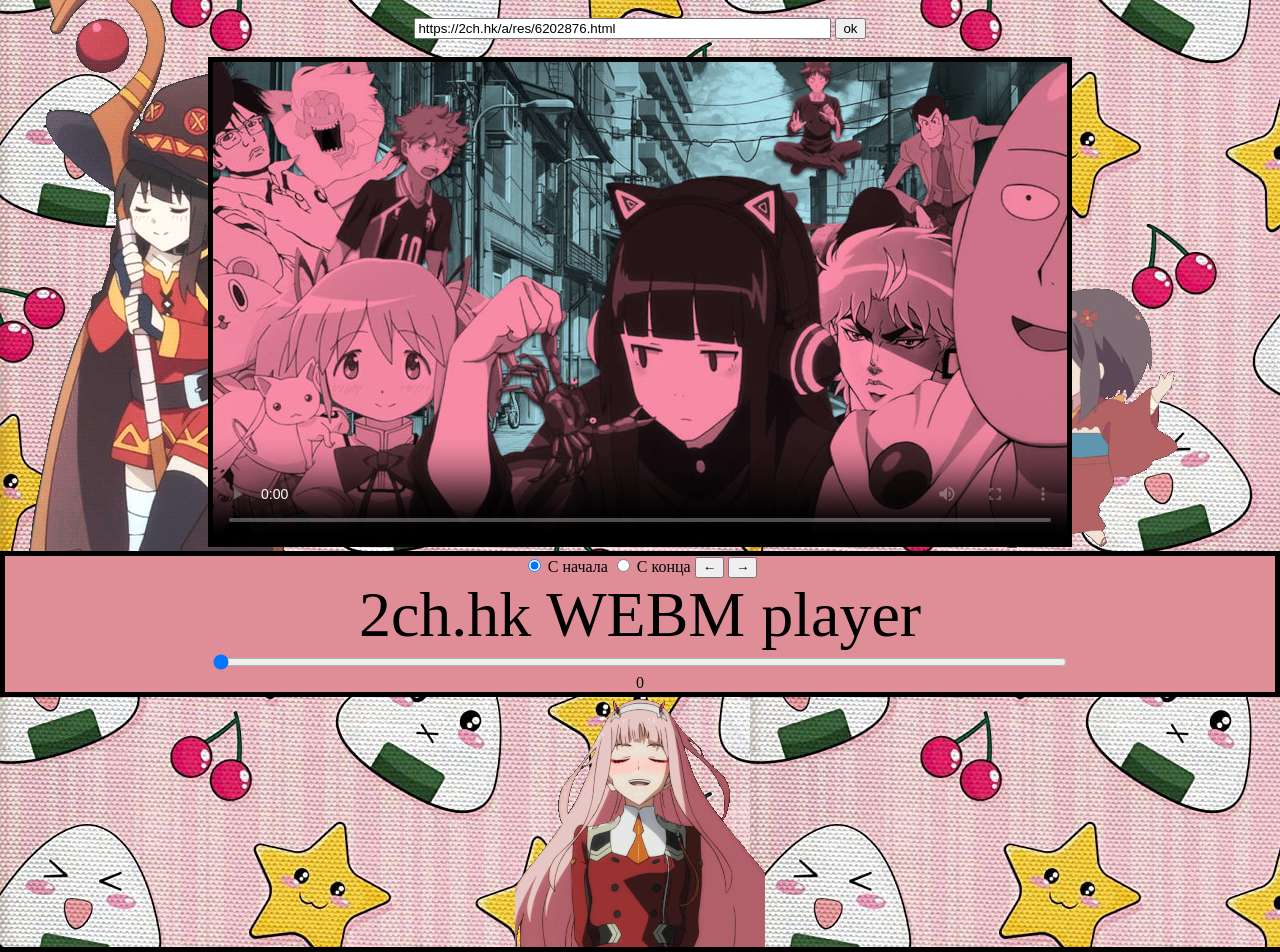
<file: index.html>
<!DOCTYPE html>
<html>
  <head>
    <meta charset="utf-8">
    <link rel="stylesheet" href="style.css">
    <link rel="icon" href="img/icon.png">
    <title>WEBM player</title>
  </head>
  <body>
    <center id="player">
      <br>
      <form>
        <input size="50%" type="text" name="search" value="https://2ch.hk/a/res/6202876.html">
        <input type="button" name="ok" value="ok" onclick="process()">
      </form>
      <br>
      <video id="video" poster="img/poster.jpg" width="854" height="480" autoplay controls onended="nextVideo()">
        Your browser does not support the video tag.
      </video>
    </center>

    <div style="background-color: #df8e97; border: 5px solid black;">
      <center>
        <label>
          <input type="radio" name="position" value="start" checked> С начала
        </label>
        <label>
          <input type="radio" name="position" value="end"> С конца
        </label>
        <input type="button" name="prev" value="←" onclick="prevVideo()">
        <input type="button" name="next" value="→" onclick="nextVideo()">
        <br>
        <span style="font-size: 64px;">2ch.hk WEBM player</span>
        <div id="slidercontainer">
          <input id="slider" type="range" min="0" max="0">
          <br>
          <span id="slidervalue">0</span>
        </div>
      </center>
    </div>

    <div id="footer"></div>
    <hr id="line">
  <script src="main.js" type="text/javascript"></script>
  </body>
</html>
</file>
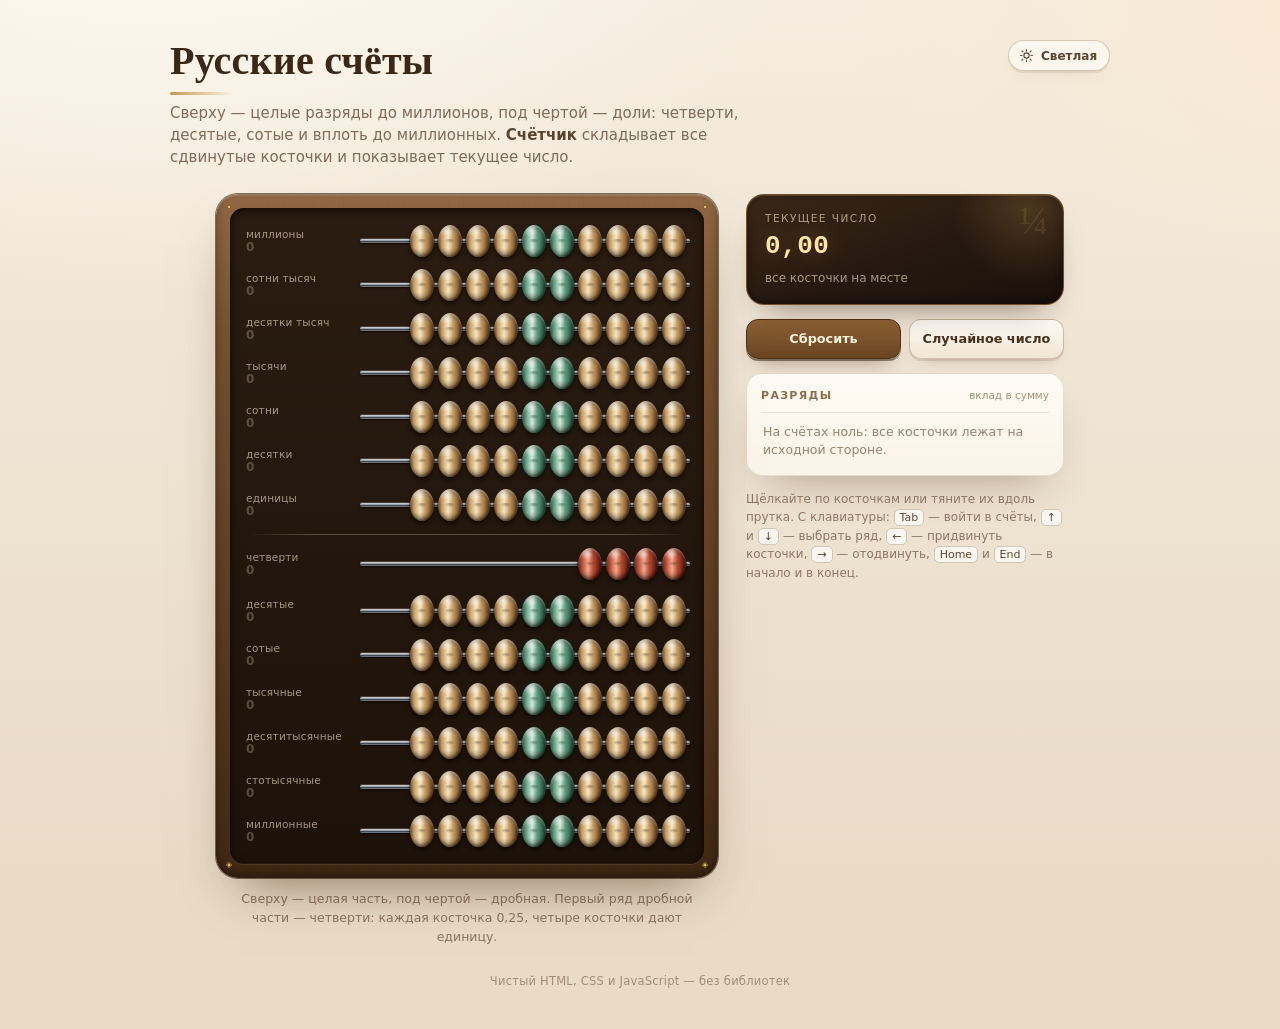
<file: russian-abacus.html>
<!doctype html>
<html lang="ru">
<head>
<meta charset="utf-8">
<meta name="viewport" content="width=device-width, initial-scale=1">
<title>Русские счёты — интерактивный счётчик</title>
<meta name="description" content="русские счеты онлайн">
<meta name="robots" content="index, follow">
<link rel="icon" href="data:image/svg+xml,%3Csvg xmlns='http://www.w3.org/2000/svg' viewBox='0 0 32 32'%3E%3Crect width='32' height='32' rx='7' fill='%235b3b22'/%3E%3Cg fill='%23e8c48a'%3E%3Ccircle cx='9' cy='9' r='3'/%3E%3Ccircle cx='16' cy='16' r='3'/%3E%3Ccircle cx='23' cy='23' r='3'/%3E%3C/g%3E%3C/svg%3E">
<meta name="theme-color" content="#f5ecdf" id="meta-theme-color">
<script>
  // тема ставится до отрисовки страницы, чтобы не было мигания
  (function () {
    var theme = 'light';
    try {
      var saved = localStorage.getItem('schety-theme');
      theme = saved || (window.matchMedia && window.matchMedia('(prefers-color-scheme: dark)').matches ? 'dark' : 'light');
    } catch (e) { /* localStorage может быть недоступен */ }
    document.documentElement.setAttribute('data-theme', theme);
  })();
</script>
<style>
  :root{
    color-scheme: light;
    --paper-1:#f5ecdf;
    --paper-2:#e9dbc6;
    --ink:#33241a;
    --muted:#7f6b58;
    --line:rgba(120,86,50,.18);
    --card:#fdf8f0;
    --shadow:0 20px 45px -22px rgba(70,44,20,.45);
  }

  *{ box-sizing:border-box; }

  html{ -webkit-text-size-adjust:100%; }

  body{
    margin:0;
    min-height:100vh;
    padding: clamp(16px, 3.2vw, 40px) clamp(12px, 3vw, 32px) 40px;
    font-family: ui-sans-serif, system-ui, -apple-system, "Segoe UI", Roboto, "Helvetica Neue", Arial, sans-serif;
    font-size:15px;
    line-height:1.45;
    color:var(--ink);
    background:
      radial-gradient(1100px 700px at 12% -12%, #fffaf2 0%, rgba(255,250,242,0) 60%),
      radial-gradient(900px 600px at 105% 0%, #f8e9d3 0%, rgba(248,233,211,0) 55%),
      linear-gradient(180deg, var(--paper-1), var(--paper-2) 85%);
    -webkit-font-smoothing:antialiased;
  }

  .app{ max-width:940px; margin:0 auto; }

  /* ---------- Шапка ---------- */
  .head{ position:relative; display:flex; flex-direction:column; gap:8px; margin-bottom:clamp(16px,2.4vw,26px); }

  /* ---------- Переключатель темы ---------- */
  .theme-toggle{
    position:absolute;
    top:0; right:0;
    display:inline-flex;
    align-items:center;
    gap:7px;
    padding:7px 12px 7px 10px;
    border-radius:999px;
    border:1px solid rgba(122,84,44,.28);
    background:rgba(255,255,255,.55);
    color:#5d4630;
    font:inherit;
    font-size:12px;
    font-weight:650;
    line-height:1;
    cursor:pointer;
    -webkit-backdrop-filter:blur(4px);
    backdrop-filter:blur(4px);
    box-shadow:0 2px 0 rgba(122,84,44,.12), 0 8px 18px -14px rgba(80,50,20,.5);
    transition:background .2s ease, color .2s ease, border-color .2s ease, transform .08s ease;
  }
  .theme-toggle:hover{ background:rgba(255,255,255,.85); }
  .theme-toggle:active{ transform:translateY(1px); }
  .theme-toggle:focus-visible{ outline:2px solid #b98137; outline-offset:3px; }
  .theme-toggle .ico{ display:none; width:15px; height:15px; flex:0 0 auto; }
  html:not([data-theme="dark"]) .theme-toggle .ico.sun{ display:block; }
  html[data-theme="dark"] .theme-toggle .ico.moon{ display:block; }
  html[data-theme="dark"] .theme-toggle{
    border-color:rgba(214,170,105,.32);
    background:rgba(255,235,200,.07);
    color:#f1ddc2;
  }
  html[data-theme="dark"] .theme-toggle:hover{ background:rgba(255,235,200,.14); }
  .head h1{
    margin:0;
    font-family:"Iowan Old Style", Georgia, "Times New Roman", serif;
    font-weight:600;
    font-size:clamp(28px,4.4vw,40px);
    line-height:1.05;
    letter-spacing:.2px;
    color:#3b2817;
  }
  .head h1::after{
    content:"";
    display:block;
    width:64px; height:3px;
    margin-top:10px;
    border-radius:2px;
    background:linear-gradient(90deg,#c99a52, rgba(201,154,82,0));
  }
  .head .lead{
    margin:0;
    max-width:64ch;
    color:var(--muted);
    font-size:clamp(13.5px,1.7vw,15px);
  }
  .head .lead b{ color:#5c432c; }

  /* ---------- Раскладка ---------- */
  .layout{
    display:grid;
    grid-template-columns:minmax(0,auto) 318px;
    gap:clamp(18px,2.6vw,28px);
    align-items:start;
    justify-content:center;
  }

  .abacus-wrap{
    display:flex;
    flex-direction:column;
    align-items:center;
    gap:12px;
    min-width:0;
  }

  /* ---------- Деревянная рама ---------- */
  .frame{
    position:relative;
    width:fit-content;
    padding:14px;
    border-radius:22px;
    background:
      radial-gradient(circle at 13px 13px, #e0bd7c 0 1.5px, #8a6430 1.5px 2.6px, transparent 2.8px),
      radial-gradient(circle at calc(100% - 13px) 13px, #e0bd7c 0 1.5px, #8a6430 1.5px 2.6px, transparent 2.8px),
      radial-gradient(circle at 13px calc(100% - 13px), #e0bd7c 0 1.5px, #8a6430 1.5px 2.6px, transparent 2.8px),
      radial-gradient(circle at calc(100% - 13px) calc(100% - 13px), #e0bd7c 0 1.5px, #8a6430 1.5px 2.6px, transparent 2.8px),
      linear-gradient(180deg,#916744 0%,#77512f 20%,#5b3b22 62%,#3f2713 100%);
    box-shadow:
      0 26px 50px -24px rgba(60,36,14,.6),
      inset 0 2px 0 rgba(255,255,255,.14),
      inset 0 -4px 10px rgba(0,0,0,.35),
      0 0 0 1px rgba(45,26,10,.6);
  }
  .frame::before{
    content:"";
    position:absolute;
    inset:0;
    border-radius:inherit;
    pointer-events:none;
    opacity:.3;
    background-image:repeating-linear-gradient(93deg,
      rgba(255,255,255,.05) 0 1px,
      transparent 1px 7px,
      rgba(0,0,0,.06) 7px 8px,
      transparent 8px 15px);
    mix-blend-mode:overlay;
  }

  .inner{
    /* размеры счётов */
    --bw:24px;      /* ширина косточки — вдоль прутка */
    --bh:32px;      /* высота косточки — поперёк прутка */
    --gap:4px;
    --step:calc(var(--bw) + var(--gap));
    --play:50px;
    --meta-w:106px;
    --rail-w:calc(10 * var(--step) + var(--play));
    --row-h:calc(var(--bh) + 10px);

    position:relative;
    border-radius:14px;
    padding:12px 14px;
    display:flex;
    flex-direction:column;
    gap:2px;
    background:linear-gradient(180deg,#2a1c11,#1d1209);
    box-shadow:
      inset 0 2px 10px rgba(0,0,0,.7),
      inset 0 -1px 0 rgba(255,240,210,.05),
      0 1px 0 rgba(255,255,255,.08);
  }

  /* ---------- Ряд ---------- */
  .row{
    --g:calc(var(--play) + (10 - var(--n)) * var(--step));
    display:grid;
    grid-template-columns:var(--meta-w) var(--rail-w);
    column-gap:10px;
    align-items:center;
    height:var(--row-h);
    border-radius:10px;
    transition:background .18s ease;
  }
  .row:hover{ background:rgba(255,232,190,.045); }
  .row:focus-within{ background:rgba(255,232,190,.075); }
  .row[data-kind="quarter"]{ margin-bottom:3px; }

  .row-meta{
    display:flex;
    flex-direction:column;
    justify-content:center;
    gap:1px;
    min-width:0;
    padding-left:2px;
    user-select:none;
    -webkit-user-select:none;
  }
  .row-label{
    font-size:10.5px;
    line-height:1.15;
    letter-spacing:.2px;
    color:rgba(255,238,210,.6);
    white-space:nowrap;
    transition:color .18s ease;
  }
  .row:hover .row-label{ color:rgba(255,240,214,.85); }
  .row-count{
    font-size:12px;
    font-weight:700;
    line-height:1.1;
    font-variant-numeric:tabular-nums;
    color:#f4d69b;
    transition:color .2s ease;
  }
  .row-count.zero{ color:rgba(255,238,210,.26); font-weight:600; }

  /* ---------- Пруток ---------- */
  .rail{
    position:relative;
    width:var(--rail-w);
    height:100%;
    border-radius:8px;
    touch-action:pan-y;
    user-select:none;
    -webkit-user-select:none;
    -webkit-tap-highlight-color:transparent;
  }
  .rail:focus{ outline:none; }
  .rail:focus-visible:not(.pointer-focus){
    outline:2px solid #f0c475;
    outline-offset:3px;
  }
  .rod{
    position:absolute;
    left:0; right:0;
    top:50%;
    height:4px;
    transform:translateY(-50%);
    border-radius:3px;
    background:linear-gradient(180deg,#d6dbe0 0%,#9aa2aa 38%,#5d646c 52%,#41474e 62%,#7f868e 100%);
    box-shadow:0 1px 2px rgba(0,0,0,.65), 0 -1px 0 rgba(255,255,255,.18);
    pointer-events:none;
  }

  /* ---------- Косточки ---------- */
  .bead{
    position:absolute;
    top:50%;
    left:calc(var(--i) * var(--step));

    /* вытянутая по вертикали точёная деревянная косточка, как на настоящих счетах */
    --b-dark:#5a3716;
    --b-mid:#c49a63;
    --b-light:#f8e6c2;

    width:var(--bw);
    height:var(--bh);
    border-radius:50%;
    transform:translate(0,-50%);
    z-index:1;
    cursor:grab;
    touch-action:pan-y;
    user-select:none;
    -webkit-user-select:none;
    -webkit-tap-highlight-color:transparent;
    background:
      /* узкий блик сверху слева */
      radial-gradient(ellipse 38% 26% at 37% 18%, rgba(255,255,255,.62) 0%, rgba(255,255,255,0) 72%),
      /* затемнение к торцам — косточка точёная, с округлыми краями */
      linear-gradient(180deg, rgba(24,12,4,.34) 0%, rgba(24,12,4,0) 26%, rgba(24,12,4,0) 72%, rgba(24,12,4,.4) 100%),
      /* цилиндрический объём поперёк прутка */
      linear-gradient(90deg,
        var(--b-dark) 0%,
        var(--b-mid) 16%,
        var(--b-light) 42%,
        var(--b-mid) 64%,
        var(--b-dark) 100%);
    box-shadow:
      inset 0 -2px 3px rgba(40,22,6,.5),
      inset 0 2px 2px rgba(255,255,255,.34),
      inset 2px 0 3px rgba(255,255,255,.14),
      inset -2px 0 3px rgba(40,22,6,.28),
      0 3px 4px rgba(0,0,0,.55),
      0 0 0 1px rgba(50,30,12,.45);
    transition:transform .2s cubic-bezier(.25,.9,.25,1), filter .15s ease;
    will-change:transform;
  }
  /* отверстие, через которое проходит пруток */
  .bead::after{
    content:"";
    position:absolute;
    left:50%; top:50%;
    width:38%; height:14%;
    transform:translate(-50%,-50%);
    border-radius:50%;
    background:radial-gradient(ellipse at 50% 40%, rgba(48,28,10,.62), rgba(90,60,28,.22) 62%, rgba(255,255,255,.12) 100%);
    opacity:.55;
  }
  .bead:hover{ filter:brightness(1.07) saturate(1.03); }

  .bead.inactive{ transform:translate(var(--g), -50%); }

  .row.dragging .bead{ transition:transform .05s linear, filter .15s ease; cursor:grabbing; }

  /* Косточки четвертей — тёмно-вишнёвые */
  .row[data-kind="quarter"] .bead{
    --b-dark:#4a0f08;
    --b-mid:#b34a33;
    --b-light:#f6a88c;
    box-shadow:
      inset 0 -2px 3px rgba(40,6,2,.55),
      inset 0 2px 2px rgba(255,255,255,.3),
      inset 2px 0 3px rgba(255,255,255,.14),
      inset -2px 0 3px rgba(40,6,2,.32),
      0 3px 4px rgba(0,0,0,.55),
      0 0 0 1px rgba(56,12,6,.5);
  }

  /* 5-я и 6-я косточки — нефритовые, чтобы глаз цеплялся за середину ряда */
  .bead.mark{
    --b-dark:#1c3f2f;
    --b-mid:#5f9a7e;
    --b-light:#d3ebdb;
    box-shadow:
      inset 0 -2px 3px rgba(10,34,24,.5),
      inset 0 2px 2px rgba(255,255,255,.34),
      inset 2px 0 3px rgba(255,255,255,.16),
      inset -2px 0 3px rgba(10,34,24,.3),
      0 3px 4px rgba(0,0,0,.55),
      0 0 0 1px rgba(18,52,38,.5);
  }
  .bead.mark::after{
    background:radial-gradient(ellipse at 50% 40%, rgba(12,40,26,.6), rgba(30,80,58,.25) 62%, rgba(255,255,255,.12) 100%);
    opacity:.6;
  }

  /* ---------- Разделитель дробной и целой частей ---------- */
  .split{
    height:1px;
    margin:6px 4px;
    background:linear-gradient(90deg,
      rgba(255,224,170,0),
      rgba(255,224,170,.28) 15%,
      rgba(255,224,170,.28) 85%,
      rgba(255,224,170,0));
  }

  .caption{
    margin:0;
    max-width:470px;
    text-align:center;
    font-size:12.5px;
    line-height:1.5;
    color:#8a7360;
  }

  /* ---------- Панель справа ---------- */
  .panel{
    display:flex;
    flex-direction:column;
    gap:14px;
    min-width:0;
  }

  .value-card{
    position:relative;
    overflow:hidden;
    border-radius:18px;
    padding:16px 18px;
    color:#f7e6c4;
    border:1px solid rgba(122,84,44,.9);
    background:linear-gradient(160deg,#3a2817 0%,#241710 60%,#1b110a 100%);
    box-shadow:
      0 18px 34px -20px rgba(50,30,12,.65),
      inset 0 1px 0 rgba(255,238,200,.16),
      inset 0 -2px 8px rgba(0,0,0,.5);
  }
  .value-card::before{
    content:"¼";
    position:absolute;
    right:14px; top:6px;
    font-family:Georgia, "Times New Roman", serif;
    font-size:40px;
    line-height:1;
    color:rgba(255,214,140,.11);
    pointer-events:none;
  }
  .value-card::after{
    content:"";
    position:absolute;
    right:-40px; top:-60px;
    width:150px; height:150px;
    border-radius:50%;
    background:radial-gradient(circle, rgba(224,170,86,.2), transparent 70%);
    pointer-events:none;
  }
  .value-label{
    position:relative;
    font-size:10.5px;
    letter-spacing:.14em;
    text-transform:uppercase;
    color:rgba(248,226,186,.65);
  }
  .value{
    position:relative;
    margin-top:6px;
    font-family:ui-monospace, SFMono-Regular, Menlo, Consolas, "Liberation Mono", monospace;
    font-size:clamp(22px,2.6vw,26px);
    font-weight:700;
    line-height:1.15;
    letter-spacing:.02em;
    color:#ffe3a8;
    text-shadow:0 0 22px rgba(255,190,95,.28);
    font-variant-numeric:tabular-nums;
    overflow-wrap:anywhere;
  }
  .value-sub{
    position:relative;
    margin-top:8px;
    min-height:1.3em;
    font-size:12px;
    color:rgba(247,230,196,.62);
  }

  .breakdown{
    background:linear-gradient(180deg, rgba(255,252,246,.94), rgba(252,245,234,.9));
    border:1px solid var(--line);
    border-radius:16px;
    padding:14px 14px 8px;
    box-shadow:var(--shadow);
  }
  .breakdown-head{
    display:flex;
    justify-content:space-between;
    align-items:baseline;
    gap:8px;
    padding-bottom:8px;
    border-bottom:1px solid rgba(120,86,50,.14);
  }
  .breakdown-head span:first-child{
    font-size:11px;
    letter-spacing:.12em;
    text-transform:uppercase;
    font-weight:700;
    color:#8b6f52;
  }
  .breakdown-hint{ font-size:10.5px; color:#a4907b; }
  .break-list{
    list-style:none;
    margin:0;
    padding:0;
    max-height:320px;
    overflow-y:auto;
    overscroll-behavior:contain;
    scrollbar-width:thin;
    scrollbar-color:rgba(150,112,63,.45) transparent;
  }
  .break-list::-webkit-scrollbar{ width:6px; }
  .break-list::-webkit-scrollbar-thumb{
    background:rgba(150,112,63,.4);
    border-radius:6px;
  }
  .break-item{
    display:flex;
    justify-content:space-between;
    align-items:baseline;
    gap:10px;
    padding:6px 2px;
    border-bottom:1px dashed rgba(120,86,50,.14);
    font-size:13px;
  }
  .break-item:last-child{ border-bottom:0; }
  .break-label{ color:#6f5945; }
  .break-label em{
    font-style:normal;
    font-weight:700;
    color:#96703f;
    margin-left:3px;
  }
  .break-value{
    font-variant-numeric:tabular-nums;
    font-weight:700;
    color:#3b2a19;
    white-space:nowrap;
  }
  .break-empty{
    margin:10px 2px 8px;
    font-size:12.5px;
    line-height:1.45;
    color:#97836e;
  }

  .actions{ display:grid; grid-template-columns:1fr 1fr; gap:8px; }
  .btn{
    appearance:none;
    border:1px solid rgba(122,84,44,.35);
    border-radius:12px;
    padding:10px 10px;
    font:inherit;
    font-size:12.8px;
    font-weight:650;
    white-space:nowrap;
    color:#4a331e;
    background:linear-gradient(180deg,#fffdf9,#f1e5d3);
    box-shadow:0 2px 0 rgba(122,84,44,.16), 0 8px 18px -12px rgba(80,50,20,.45);
    cursor:pointer;
    transition:transform .08s ease, box-shadow .18s ease, background .18s ease;
  }
  .btn:hover{ background:linear-gradient(180deg,#fff,#f7ecdd); }
  .btn:active{ transform:translateY(1px); box-shadow:0 1px 0 rgba(122,84,44,.18); }
  .btn:focus-visible{ outline:2px solid #b98137; outline-offset:2px; }
  .btn.primary{
    color:#fff4de;
    border-color:#4f3118;
    background:linear-gradient(180deg,#8d6236,#6a4523);
    box-shadow:0 2px 0 rgba(47,28,12,.5), 0 10px 22px -12px rgba(70,42,18,.7);
  }
  .btn.primary:hover{ background:linear-gradient(180deg,#9a6c3d,#754c27); }

  .hint{
    margin:0;
    font-size:12px;
    line-height:1.5;
    color:#8d7863;
  }
  .hint kbd{
    font:inherit;
    font-size:11px;
    padding:1px 5px;
    border-radius:5px;
    border:1px solid rgba(122,84,44,.3);
    background:rgba(255,255,255,.7);
    color:#5d4630;
  }

  .foot{
    margin-top:26px;
    text-align:center;
    font-size:11.5px;
    letter-spacing:.02em;
    color:#a28d78;
  }

  /* ---------- Адаптив ---------- */
  @media (max-width:960px){
    .layout{
      grid-template-columns:minmax(0,1fr);
      justify-items:center;
    }
    .panel{ display:contents; }
    .value-card{ order:0; width:100%; max-width:470px; }
    .abacus-wrap{ order:1; width:100%; }
    .actions{ order:2; width:100%; max-width:470px; }
    .breakdown{ order:3; width:100%; max-width:470px; }
    .hint{ order:4; width:100%; max-width:470px; text-align:center; }
  }

  @media (max-width:720px){
    .inner{
      --bw:22px;
      --bh:30px;
      --gap:3px;
      --play:42px;
      --meta-w:76px;
      padding:10px 12px;
    }
    .frame{ padding:12px; }
  }

  @media (max-width:520px){
    .inner{
      --bw:20px;
      --bh:27px;
      --gap:2px;
      --play:26px;
      --meta-w:88px;
      padding:9px 10px;
    }
    .frame{ padding:11px; border-radius:20px; }
    .row{ column-gap:8px; }
    .row-label{ font-size:9px; }
  }

  @media (max-width:430px){
    .inner{
      --bw:18px;
      --bh:24px;
      --gap:2px;
      --play:20px;
      --meta-w:84px;
      padding:8px 9px;
    }
    .row{ column-gap:7px; }
    .row-label{ font-size:8.5px; }
    .row-count{ font-size:11px; }
    .frame{ padding:10px; }
  }

  @media (max-width:370px){
    .inner{
      --bw:16px;
      --bh:21px;
      --gap:2px;
      --play:14px;
      --meta-w:84px;
      padding:6px 8px;
    }
    .row{ column-gap:6px; }
    .row-label{ font-size:8px; }
    .frame{ padding:8px; padding-top:9px; }
    .caption{ font-size:11.5px; }
  }

  /* ---------- Тёмная тема ---------- */
  [data-theme="dark"]{
    color-scheme:dark;
    --ink:#ede0cd;
    --muted:#b7a48d;
    --line:rgba(232,200,160,.15);
    --card:#211812;
    --shadow:0 22px 46px -24px rgba(0,0,0,.8);
  }
  [data-theme="dark"] body{
    background:
      radial-gradient(1100px 700px at 12% -12%, #2b2017 0%, rgba(43,32,23,0) 60%),
      radial-gradient(900px 600px at 105% 0%, #241a12 0%, rgba(36,26,18,0) 55%),
      linear-gradient(180deg, #16100b, #0c0805 85%);
  }
  [data-theme="dark"] .head h1{ color:#f5e6cf; }
  [data-theme="dark"] .head h1::after{ background:linear-gradient(90deg,#d8ab63, rgba(216,171,99,0)); }
  [data-theme="dark"] .head .lead b{ color:#eac99b; }
  [data-theme="dark"] .caption{ color:#9e8b78; }
  [data-theme="dark"] .frame{
    box-shadow:
      0 30px 60px -26px rgba(0,0,0,.95),
      0 0 90px -34px rgba(224,170,86,.35),
      inset 0 2px 0 rgba(255,255,255,.1),
      inset 0 -4px 10px rgba(0,0,0,.5),
      0 0 0 1px rgba(16,9,3,.9);
  }
  [data-theme="dark"] .value-card{
    border-color:rgba(214,170,105,.45);
    box-shadow:
      0 18px 34px -20px rgba(0,0,0,.9),
      0 0 60px -30px rgba(255,190,95,.4),
      inset 0 1px 0 rgba(255,238,200,.18),
      inset 0 -2px 8px rgba(0,0,0,.55);
  }
  [data-theme="dark"] .breakdown{
    background:linear-gradient(180deg, rgba(38,27,19,.96), rgba(27,19,14,.94));
    border-color:var(--line);
  }
  [data-theme="dark"] .breakdown-head{ border-bottom-color:rgba(232,200,160,.12); }
  [data-theme="dark"] .breakdown-head span:first-child{ color:#c8a97f; }
  [data-theme="dark"] .breakdown-hint{ color:#8d7963; }
  [data-theme="dark"] .break-item{ border-bottom-color:rgba(232,200,160,.09); }
  [data-theme="dark"] .break-label{ color:#c2af99; }
  [data-theme="dark"] .break-label em{ color:#e2ba80; }
  [data-theme="dark"] .break-value{ color:#f7ead6; }
  [data-theme="dark"] .break-empty{ color:#9b8773; }
  [data-theme="dark"] .break-list{ scrollbar-color:rgba(214,170,105,.4) transparent; }
  [data-theme="dark"] .break-list::-webkit-scrollbar-thumb{ background:rgba(214,170,105,.35); }
  [data-theme="dark"] .btn{
    color:#f2e2cb;
    border-color:rgba(214,170,105,.3);
    background:linear-gradient(180deg,#3b2a1d,#251a12);
    box-shadow:0 2px 0 rgba(0,0,0,.5), 0 10px 22px -16px rgba(0,0,0,.95);
  }
  [data-theme="dark"] .btn:hover{ background:linear-gradient(180deg,#483427,#2c2016); }
  [data-theme="dark"] .btn:focus-visible{ outline-color:#d8a75f; }
  [data-theme="dark"] .btn.primary{
    color:#fff4de;
    border-color:#5d3d21;
    background:linear-gradient(180deg,#96693b,#714a26);
  }
  [data-theme="dark"] .btn.primary:hover{ background:linear-gradient(180deg,#a37443,#7c522a); }
  [data-theme="dark"] .hint{ color:#a08b74; }
  [data-theme="dark"] .hint kbd{
    border-color:rgba(214,170,105,.3);
    background:rgba(255,240,214,.08);
    color:#e6cfa9;
  }
  [data-theme="dark"] .foot{ color:#8f7c68; }

  @media (max-width:560px){
    .theme-toggle{ position:static; order:-1; align-self:flex-start; margin-bottom:2px; }
  }

  @media (prefers-reduced-motion: reduce){
    *{ transition-duration:.001ms !important; animation-duration:.001ms !important; }
  }
</style>
</head>
<body>
  <div class="app">
    <header class="head">
      <button type="button" class="theme-toggle" id="theme-toggle" aria-pressed="false" aria-label="Тема: светлая. Переключить" title="Включить тёмную тему">
        <svg class="ico sun" viewBox="0 0 24 24" fill="none" stroke="currentColor" stroke-width="1.8" stroke-linecap="round" stroke-linejoin="round" aria-hidden="true">
          <circle cx="12" cy="12" r="4.2"/>
          <path d="M12 2.6v2.2M12 19.2v2.2M4.6 4.6l1.6 1.6M17.8 17.8l1.6 1.6M2.6 12h2.2M19.2 12h2.2M4.6 19.4l1.6-1.6M17.8 6.2l1.6-1.6"/>
        </svg>
        <svg class="ico moon" viewBox="0 0 24 24" fill="none" stroke="currentColor" stroke-width="1.8" stroke-linecap="round" stroke-linejoin="round" aria-hidden="true">
          <path d="M20.4 14.6A8.6 8.6 0 0 1 9.4 3.6a8.6 8.6 0 1 0 11 11z"/>
        </svg>
        <span id="theme-label">Светлая</span>
      </button>
      <h1>Русские счёты</h1>
      <p class="lead">
        Сверху — целые разряды до миллионов, под чертой — доли: четверти, десятые, сотые
        и вплоть до миллионных. <b>Счётчик</b> складывает все сдвинутые косточки и показывает текущее число.
      </p>
    </header>

    <main class="layout">
      <section class="abacus-wrap" aria-label="Счёты">
        <div class="frame">
          <div class="inner" id="abacus"></div>
        </div>
        <p class="caption">
          Сверху — целая часть, под чертой — дробная. Первый ряд дробной части — четверти:
          каждая косточка 0,25, четыре косточки дают единицу.
        </p>
      </section>

      <aside class="panel">
        <div class="value-card">
          <div class="value-label">Текущее число</div>
          <div class="value" id="value" role="status" aria-live="polite" aria-atomic="true">0,00</div>
          <div class="value-sub" id="valueSub">все косточки на месте</div>
        </div>

        <div class="actions">
          <button type="button" class="btn primary" id="reset">Сбросить</button>
          <button type="button" class="btn" id="random">Случайное число</button>
        </div>

        <div class="breakdown">
          <div class="breakdown-head">
            <span>Разряды</span>
            <span class="breakdown-hint">вклад в сумму</span>
          </div>
          <ul class="break-list" id="breakdown"></ul>
        </div>

        <p class="hint">
          Щёлкайте по косточкам или тяните их вдоль прутка. С клавиатуры:
          <kbd>Tab</kbd> — войти в счёты, <kbd>↑</kbd> и <kbd>↓</kbd> — выбрать ряд,
          <kbd>←</kbd> — придвинуть косточки, <kbd>→</kbd> — отодвинуть,
          <kbd>Home</kbd> и <kbd>End</kbd> — в начало и в конец.
        </p>
      </aside>
    </main>

    <footer class="foot">Чистый HTML, CSS и JavaScript — без библиотек</footer>
  </div>

<script>
(() => {
  'use strict';

  /* ==============================================================
     Тема: светлая / тёмная
     ============================================================== */
  const THEME_KEY = 'schety-theme';
  const rootEl = document.documentElement;
  const themeBtn = document.getElementById('theme-toggle');
  const themeLabel = document.getElementById('theme-label');
  const metaTheme = document.getElementById('meta-theme-color');

  const readTheme = () => { try { return localStorage.getItem(THEME_KEY); } catch (e) { return null; } };
  const saveTheme = t => { try { localStorage.setItem(THEME_KEY, t); } catch (e) { /* ignore */ } };

  function applyTheme(theme) {
    const dark = theme === 'dark';
    rootEl.setAttribute('data-theme', theme);
    if (themeLabel) themeLabel.textContent = dark ? 'Тёмная' : 'Светлая';
    if (themeBtn) {
      themeBtn.setAttribute('aria-pressed', String(dark));
      themeBtn.setAttribute('aria-label', 'Тема: ' + (dark ? 'тёмная' : 'светлая') + '. Переключить');
      themeBtn.title = dark ? 'Включить светлую тему' : 'Включить тёмную тему';
    }
    if (metaTheme) metaTheme.setAttribute('content', dark ? '#16100b' : '#f5ecdf');
  }

  applyTheme(rootEl.getAttribute('data-theme') === 'dark' ? 'dark' : 'light');

  if (themeBtn) {
    themeBtn.addEventListener('click', () => {
      const next = rootEl.getAttribute('data-theme') === 'dark' ? 'light' : 'dark';
      applyTheme(next);
      saveTheme(next);
    });
  }

  if (window.matchMedia) {
    const mq = window.matchMedia('(prefers-color-scheme: dark)');
    const onSystem = (e) => { if (!readTheme()) applyTheme(e.matches ? 'dark' : 'light'); };
    if (mq.addEventListener) mq.addEventListener('change', onSystem);
    else if (mq.addListener) mq.addListener(onSystem);
  }

  /* --------------------------------------------------------------
     Разряды. unit — «цена» одной косточки в миллионных долях,
     чтобы всё считалось целыми числами и без ошибок округления.
     -------------------------------------------------------------- */
  const ROWS = [
    // сначала целая часть — сверху вниз от миллионов к единицам
    { id:'i6', label:'миллионы',       place:'1 000 000', n:10, unit:1000000000000,   kind:'int' },
    { id:'i5', label:'сотни тысяч',    place:'100 000',  n:10, unit:100000000000,     kind:'int' },
    { id:'i4', label:'десятки тысяч',  place:'10 000',   n:10, unit:10000000000,      kind:'int' },
    { id:'i3', label:'тысячи',         place:'1 000',    n:10, unit:1000000000,       kind:'int' },
    { id:'i2', label:'сотни',          place:'100',      n:10, unit:100000000,        kind:'int' },
    { id:'i1', label:'десятки',        place:'10',       n:10, unit:10000000,         kind:'int' },
    { id:'i0', label:'единицы',        place:'1',        n:10, unit:1000000,          kind:'int' },
    // под чертой — дробная часть
    { id:'q',  label:'четверти',       place:'¼ (0,25)', n:4,  unit:250000,           kind:'quarter' },
    { id:'d1', label:'десятые',        place:'0,1',      n:10, unit:100000,           kind:'dec' },
    { id:'d2', label:'сотые',          place:'0,01',     n:10, unit:10000,            kind:'dec' },
    { id:'d3', label:'тысячные',       place:'0,001',    n:10, unit:1000,             kind:'dec' },
    { id:'d4', label:'десятитысячные', place:'0,0001',   n:10, unit:100,              kind:'dec' },
    { id:'d5', label:'стотысячные',    place:'0,00001',  n:10, unit:10,               kind:'dec' },
    { id:'d6', label:'миллионные',     place:'0,000001', n:10, unit:1,                kind:'dec' }
  ];

  const state = new Array(ROWS.length).fill(0);

  const inner = document.getElementById('abacus');
  const valueEl = document.getElementById('value');
  const valueSubEl = document.getElementById('valueSub');
  const breakdownEl = document.getElementById('breakdown');

  const rowRefs = [];   // { rowEl, rail, beads, countEl }

  /* --------------------------------------------------------------
     Форматирование: микроединицы (1e-6) → строка с запятой
     -------------------------------------------------------------- */
  const THIN = '\u2009';
  const group = n => String(n).replace(/\B(?=(\d{3})+(?!\d))/g, THIN);
  const clamp = (v, min, max) => Math.min(max, Math.max(min, v));

  function formatMicro(micro, minFrac = 0) {
    const int = Math.floor(micro / 1000000);
    let frac = String(micro % 1000000).padStart(6, '0');
    let len = 6;
    while (len > minFrac && frac[len - 1] === '0') len -= 1;
    frac = frac.slice(0, len);
    return group(int) + (frac ? ',' + frac : '');
  }

  /* --------------------------------------------------------------
     Построение счётов
     -------------------------------------------------------------- */
  function buildAbacus() {
    let prevKind = null;

    ROWS.forEach((row, ri) => {
      if (prevKind === 'int' && row.kind !== 'int') {
        const split = document.createElement('div');
        split.className = 'split';
        split.setAttribute('aria-hidden', 'true');
        inner.appendChild(split);
      }
      prevKind = row.kind;

      const rowEl = document.createElement('div');
      rowEl.className = 'row';
      rowEl.dataset.kind = row.kind;
      rowEl.style.setProperty('--n', row.n);

      const meta = document.createElement('div');
      meta.className = 'row-meta';
      meta.title = row.label + ' — ' + row.place;

      const labelEl = document.createElement('span');
      labelEl.className = 'row-label';
      labelEl.textContent = row.label;

      const countEl = document.createElement('span');
      countEl.className = 'row-count zero';
      countEl.textContent = '0';

      meta.append(labelEl, countEl);

      const rail = document.createElement('div');
      rail.className = 'rail';
      rail.tabIndex = ri === 0 ? 0 : -1;   // «плавающий» tabindex: в счёты входим один раз
      rail.setAttribute('role', 'slider');
      rail.setAttribute('aria-label', row.label + ', цена косточки ' + row.place
        + '. Стрелки вверх и вниз — сменить ряд');
      rail.setAttribute('aria-valuemin', '0');
      rail.setAttribute('aria-valuemax', String(row.n));
      rail.setAttribute('aria-valuenow', '0');
      rail.setAttribute('aria-valuetext', '0');

      const rod = document.createElement('span');
      rod.className = 'rod';
      rod.setAttribute('aria-hidden', 'true');
      rail.appendChild(rod);

      const beads = [];
      for (let i = 0; i < row.n; i += 1) {
        const bead = document.createElement('span');
        bead.className = 'bead';
        if (i === 4 || i === 5) bead.classList.add('mark');   // 5-я и 6-я косточки — ориентир
        bead.classList.add('inactive');
        bead.style.setProperty('--i', i);
        bead.dataset.index = i;
        bead.setAttribute('aria-hidden', 'true');
        rail.appendChild(bead);
        beads.push(bead);
      }

      rowEl.append(meta, rail);
      inner.appendChild(rowEl);

      rowRefs.push({ rowEl, rail, beads, countEl });
      bindRail(ri, rowEl, rail);
    });
  }

  /* --------------------------------------------------------------
     Взаимодействие: клик по косточке и «протяжка» вдоль прутка
     -------------------------------------------------------------- */
  function beadTargetCount(index, current) {
    return index < current ? index : index + 1;
  }

  function focusRow(ri) {
    const idx = clamp(ri, 0, rowRefs.length - 1);
    const ref = rowRefs[idx];
    if (!ref) return;
    rowRefs.forEach((r, i) => { r.rail.tabIndex = i === idx ? 0 : -1; });
    ref.rail.classList.remove('pointer-focus');
    ref.rail.focus();
  }

  function getStep() {
    const cs = getComputedStyle(inner);
    return parseFloat(cs.getPropertyValue('--bw')) + parseFloat(cs.getPropertyValue('--gap'));
  }

  function bindRail(ri, rowEl, rail) {
    const row = ROWS[ri];
    let gesture = null;

    rail.addEventListener('pointerdown', (e) => {
      if (e.pointerType === 'mouse' && e.button !== 0) return;

      rail.classList.add('pointer-focus');
      rail.focus({ preventScroll: true });

      const beadEl = e.target.closest('.bead');
      const tap = beadEl ? beadTargetCount(Number(beadEl.dataset.index), state[ri]) : null;

      gesture = {
        pointerId: e.pointerId,
        mouse: e.pointerType === 'mouse',
        x0: e.clientX,
        y0: e.clientY,
        step: getStep(),
        tap,
        base: null,
        dragging: false
      };

      if (gesture.mouse && tap !== null) {
        setCount(ri, tap);
        gesture.base = state[ri];
      }

      try { rail.setPointerCapture(e.pointerId); } catch (err) { /* ignore */ }
    });

    rail.addEventListener('pointermove', (e) => {
      if (!gesture || e.pointerId !== gesture.pointerId) return;

      const dx = e.clientX - gesture.x0;
      const dy = e.clientY - gesture.y0;

      if (!gesture.dragging) {
        if (Math.abs(dx) < 6 || Math.abs(dx) < Math.abs(dy)) return;
        if (gesture.tap === null) return;
        if (!gesture.mouse) {
          setCount(ri, gesture.tap);
          gesture.base = state[ri];
        }
        gesture.dragging = true;
        rowEl.classList.add('dragging');
      }

      const next = clamp(gesture.base + Math.round(dx / gesture.step), 0, row.n);
      if (next !== state[ri]) setCount(ri, next);
    });

    const finish = () => {
      rowEl.classList.remove('dragging');
      gesture = null;
    };

    rail.addEventListener('pointerup', (e) => {
      if (!gesture || e.pointerId !== gesture.pointerId) return;
      const g = gesture;
      try { rail.releasePointerCapture(e.pointerId); } catch (err) { /* ignore */ }
      if (!g.dragging && !g.mouse && g.tap !== null) setCount(ri, g.tap);
      finish();
    });

    rail.addEventListener('pointercancel', (e) => {
      if (!gesture || e.pointerId !== gesture.pointerId) return;
      finish();
    });

    rail.addEventListener('blur', () => rail.classList.remove('pointer-focus'));

    rail.addEventListener('focus', () => {
      rowRefs.forEach((r, i) => { r.rail.tabIndex = i === ri ? 0 : -1; });
    });

    rail.addEventListener('keydown', (e) => {
      rail.classList.remove('pointer-focus');
      const cur = state[ri];
      let next = null;

      switch (e.key) {
        case 'ArrowUp':
          e.preventDefault();
          focusRow(ri - 1);
          return;
        case 'ArrowDown':
          e.preventDefault();
          focusRow(ri + 1);
          return;
        case 'ArrowLeft':  next = cur + 1; break;   // ← придвигаем косточки
        case 'ArrowRight': next = cur - 1; break;   // → отодвигаем
        case 'PageUp':     next = cur + 5; break;
        case 'PageDown':   next = cur - 5; break;
        case 'Home':       next = 0; break;
        case 'End':        next = row.n; break;
        default: return;
      }

      e.preventDefault();
      setCount(ri, clamp(next, 0, row.n));
    });
  }

  /* --------------------------------------------------------------
     Состояние и отрисовка
     -------------------------------------------------------------- */
  function setCount(ri, value) {
    const next = clamp(Math.round(value), 0, ROWS[ri].n);
    if (next === state[ri]) return;
    state[ri] = next;
    renderRow(ri);
    renderValue();
  }

  function renderRow(ri) {
    const row = ROWS[ri];
    const ref = rowRefs[ri];
    const count = state[ri];

    ref.beads.forEach((bead, i) => {
      bead.classList.toggle('inactive', i >= count);
    });

    ref.countEl.textContent = String(count);
    ref.countEl.classList.toggle('zero', count === 0);

    ref.rail.setAttribute('aria-valuenow', String(count));
    ref.rail.setAttribute('aria-valuetext', count === 0
      ? '0'
      : count + ' × ' + row.place + ' = ' + formatMicro(count * row.unit, 0));
  }

  function totalMicro() {
    let total = 0;
    for (let i = 0; i < ROWS.length; i += 1) total += state[i] * ROWS[i].unit;
    return total;
  }

  function renderValue() {
    const total = totalMicro();

    valueEl.textContent = formatMicro(total, 2);

    if (total === 0) {
      valueSubEl.textContent = 'все косточки на месте';
    } else {
      const int = Math.floor(total / 1000000);
      const frac = total % 1000000;
      const parts = [];
      if (int) parts.push('целая часть ' + group(int));
      if (frac) parts.push('дробная ' + formatMicro(frac, 0));
      valueSubEl.textContent = parts.join(' · ');
    }

    renderBreakdown();
  }

  function renderBreakdown() {
    const items = [];

    ROWS.forEach((row, i) => {
      const count = state[i];
      if (!count) return;
      items.push(
        '<li class="break-item">' +
          '<span class="break-label">' + row.label + ' <em>×' + count + '</em></span>' +
          '<span class="break-value">' + formatMicro(count * row.unit, 0) + '</span>' +
        '</li>'
      );
    });

    breakdownEl.innerHTML = items.length
      ? items.join('')
      : '<li class="break-empty">На счётах ноль: все косточки лежат на исходной стороне.</li>';
  }

  function renderAll() {
    rowRefs.forEach((_, ri) => renderRow(ri));
    renderValue();
  }

  /* --------------------------------------------------------------
     Кнопки
     -------------------------------------------------------------- */
  document.getElementById('reset').addEventListener('click', () => {
    state.fill(0);
    renderAll();
  });

  document.getElementById('random').addEventListener('click', () => {
    // случайное «человеческое» число: до 100 000, с дробной частью и четвертями
    const intValue = Math.floor(Math.random() * 100000);
    const places = Math.floor(Math.random() * 7);
    const decDigits = [];
    for (let k = 0; k < 6; k += 1) {
      decDigits.push(k < places ? Math.floor(Math.random() * 10) : 0);
    }
    const quarters = Math.random() < 0.45 ? Math.floor(Math.random() * 5) : 0;

    let decIdx = 0;
    let intIdx = 0;

    ROWS.forEach((row, i) => {
      if (row.kind === 'quarter') {
        state[i] = quarters;
      } else if (row.kind === 'dec') {
        state[i] = decDigits[decIdx];
        decIdx += 1;
      } else {
        state[i] = Math.floor(intValue / Math.pow(10, intIdx)) % 10;
        intIdx += 1;
      }
    });

    renderAll();
  });

  /* -------------------------------------------------------------- */
  buildAbacus();
  renderAll();
})();
</script>
</body>
</html>
</file>
<file: style.css>
html,body { margin: 0; padding: 0; height: 100%; }
body {
    background-image: url(img/bg.jpg);
}
#player {
    background-image: url(img/megumin.gif), url(img/chibimin.gif);
    background-position: left top, right bottom;
    background-repeat: no-repeat, no-repeat;
}
#slidercontainer { width: 100% }
#slider { width: 854px; }
#footer {
    height: 250px;
    background-image: url(img/zerotwo.gif);
    background-position: center;
    background-repeat: no-repeat;
}
#line {
    height: 5px;
    border-width: 0;
    color: black;
    background-color: black;
    margin: 0;
    padding: 0;
}
video {
    border: 5px solid black;
    background-color: black;
}
</file>
